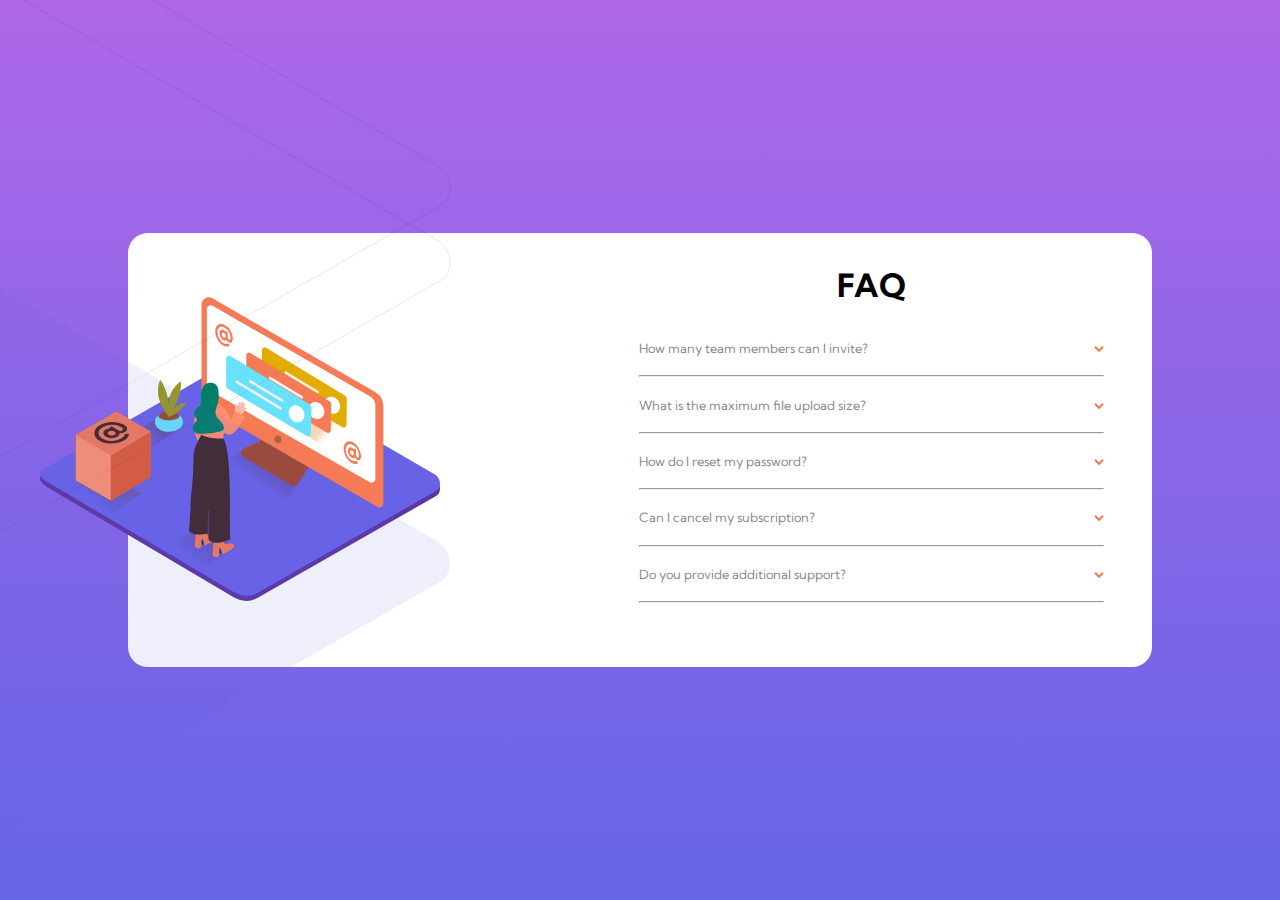
<file: challenge/index.html>
<!DOCTYPE html>
<html lang="fr">

<head>
  <meta charset="UTF-8">
  <meta name="viewport" content="width=device-width, initial-scale=1.0">
  <!-- displays site properly based on user's device -->

  <link rel="icon" type="image/png" sizes="32x32" href="./images/favicon-32x32.png">
  <link rel="preconnect" href="https://fonts.googleapis.com">
  <link rel="preconnect" href="https://fonts.gstatic.com" crossorigin>
  <link href="https://fonts.googleapis.com/css2?family=Kumbh+Sans:wght@400;700&display=swap" rel="stylesheet">
  <title>Frontend Mentor | FAQ Accordion Card</title>
  <link rel="stylesheet" href="./css/style.css">
  <!-- Feel free to remove these styles or customise in your own stylesheet 👍 -->
  <style>
    .attribution {
      font-size: 11px;
      text-align: center;
    }

    .attribution a {
      color: hsl(228, 45%, 44%);
    }
  </style>
</head>

<body>
  <main>
    <div class="card">
  <section id="svg">
    <svg id="logo1" xmlns="http://www.w3.org/2000/svg" xmlns:xlink="http://www.w3.org/1999/xlink"
      viewBox="0 0 236.85 179.57">
      <defs>
        <linearGradient id="linear-gradient" x1="1.78" y1="537.83" x2="1.58" y2="537.64"
          gradientTransform="matrix(52.93 0 0 -35.76 42.83 19334.13)" gradientUnits="userSpaceOnUse">
          <stop offset="0" stop-color="#7f3500" />
          <stop offset="1" stop-color="#231f20" stop-opacity="0" />
        </linearGradient>
        <linearGradient id="linear-gradient-2" x1="1.82" y1="531.01" x2="1.3" y2="530.67"
          gradientTransform="matrix(43.55 0 0 -25.69 29.51 13785.7)" gradientUnits="userSpaceOnUse">
          <stop offset=".03" stop-color="#7f3500" />
          <stop offset="1" stop-color="#231f20" stop-opacity="0" />
        </linearGradient>
        <linearGradient id="linear-gradient-3" x1="1.33" y1="520.5" x2=".74" y2="520.06"
          gradientTransform="matrix(26.11 0 0 -17.98 42.05 9434.58)" gradientUnits="userSpaceOnUse">
          <stop offset="0" stop-color="#843c09" stop-opacity=".85" />
          <stop offset="1" stop-color="#231f20" stop-opacity="0" />
        </linearGradient>
        <linearGradient id="linear-gradient-4" x1="2.04" y1="537.08" x2="1.9" y2="537.14"
          gradientTransform="matrix(64.69 0 0 -34.67 47.7 18696.01)" gradientUnits="userSpaceOnUse">
          <stop offset="0" stop-color="#fff" stop-opacity="0" />
          <stop offset=".99" stop-color="#dc841e" />
        </linearGradient>
        <linearGradient id="linear-gradient-5" x1="1.83" y1="531.61" x2="1.31" y2="531.26"
          gradientTransform="matrix(43.54 0 0 -26.33 -26.72 14107.68)" xlink:href="#linear-gradient-2" />
        <style>
          .cls-6 {
            fill: #68e1fd
          }

          .cls-8 {
            fill: #999a1c
          }

          .cls-10 {
            fill: #f47b56
          }

          .cls-11 {
            fill: #fff
          }

          .cls-15 {
            fill: #f2f2f2
          }

          .cls-16 {
            fill: #ff8f6f
          }

          .cls-17 {
            fill: #003b94
          }

          .cls-18 {
            fill: #3e2928
          }
        </style>
      </defs>
      <g id="Layer_2" data-name="Layer 2">
        <g id="Layer_1-2" data-name="Layer 1">
          <g id="Page-1">
            <g id="Group-4">
              <g id="mention_isometric-2" data-name="mention isometric-2">
                <g id="mention_isometric" data-name="mention isometric">
                  <path id="Path"
                    d="M114.92 177.69 4.61 112.51c-3.52-2-6.53-5.21-3.11-7.33l110.72-63.79c1.65-1 4.18-1.7 5.87-.72l115.78 67.19c3.52 2 4.15 7.72.65 9.78l-105.06 60a14.67 14.67 0 0 1-14.54.05Z"
                    style="fill:#5b36a0" />
                  <path id="Path-Copy"
                    d="M114.92 174.68 4.61 109.5c-3.52-2-6.53-5.21-3.11-7.33l110.72-63.79c1.65-1 4.18-1.7 5.87-.72l115.78 67.19c3.52 2 4.15 7.72.65 9.78l-105.06 60a14.67 14.67 0 0 1-14.54.05Z"
                    style="fill:#6862e6" />
                  <path id="Path-2" data-name="Path" d="m124 88.69-21.75 12.41s33.53 20.46 40.39 23.34l12.54-18"
                    style="fill:url(#linear-gradient);isolation:isolate;opacity:.25" />
                  <path id="Path-3" data-name="Path"
                    d="m116.5 148.26-21.77-12.39L73 148.29s11.34 6.92 22.18 13.27c6.82-4.87 13.72-9.79 21.32-13.3Z"
                    style="fill:url(#linear-gradient-2);isolation:isolate;opacity:.25" />
                  <path id="Path-4" data-name="Path" d="m69.59 71.73-13.81 7.88s1.17 7.22 8 10.11l18.11-11.58"
                    style="opacity:.46;fill:url(#linear-gradient-3);isolation:isolate" />
                  <ellipse id="Oval" class="cls-6" cx="76.35" cy="73.75" rx="8.33" ry="5.86" />
                  <ellipse id="Oval-2" data-name="Oval" cx="76.34" cy="70.29" rx="6.24" ry="2.55"
                    style="fill:#974c26" />
                  <path id="Shape" class="cls-8"
                    d="M76.12 66c0-1.15 0-2.3-.13-3.45l-.09-.9-.06-.58a3.49 3.49 0 0 0-.09-.6l-.12-.7a27.53 27.53 0 0 0-4.45-10.89 16 16 0 0 0-1.25 6.37c0 .65.06 1.29.11 1.9v.37c0 .31.11.65.17.93a27.17 27.17 0 0 0 1 3.45 20.33 20.33 0 0 0 1.35 3c.57 1.09 1.18 2.15 1.85 3.19.51.81 1 1.53 1.49 2.22a41.69 41.69 0 0 0 .22-4.31Zm-3.28-12.91a1.14 1.14 0 0 0 0-.45c.16.16.32.33.47.5a1.24 1.24 0 0 0-.47 0Z" />
                  <path id="Shape-2" data-name="Shape" class="cls-8"
                    d="M78.26 66.92a31.43 31.43 0 0 0 1.75-3c.15-.27.28-.53.42-.8l.26-.53.25-.55c.09-.22.19-.44.28-.65a27.49 27.49 0 0 0 2.14-11.57 15.85 15.85 0 0 0-4.5 4.69c-.34.54-.65 1.09-.94 1.65l-.13.24v.1l-.36.87a25.67 25.67 0 0 0-1 3.44 21.35 21.35 0 0 0-.5 3.27c-.11 1.22-.17 2.44-.17 3.67 0 1 0 1.83.06 2.67.8-1.12 1.66-2.29 2.44-3.5Zm4.24-12.66a1 1 0 0 0 .22-.4c0 .23.09.44.12.65a1.2 1.2 0 0 0-.34-.25Z" />
                  <path id="Shape-3" data-name="Shape" class="cls-8"
                    d="M78.21 69.79c.65-.33 1.29-.67 1.93-1.05l.49-.29.31-.2.31-.22.36-.26a17.36 17.36 0 0 0 4.89-5.55 10.2 10.2 0 0 0-3.94 1.08c-.35.18-.69.38-1 .59l-.15.09-.48.36a16 16 0 0 0-1.67 1.52 14.38 14.38 0 0 0-1.32 1.6c-.46.65-.88 1.29-1.29 1.93s-.58 1-.83 1.47c.75-.31 1.58-.67 2.39-1.07Zm6.38-5.47a.77.77 0 0 0 .25-.14c0 .14-.1.27-.16.4a.58.58 0 0 0-.09-.25Z" />
                  <path id="Shape-4" data-name="Shape" class="cls-8"
                    d="M76.12 66c0-1.15 0-2.3-.13-3.45l-.09-.9-.06-.58a3.49 3.49 0 0 0-.09-.6l-.12-.7a27.53 27.53 0 0 0-4.45-10.89 16 16 0 0 0-1.25 6.37c0 .65.06 1.29.11 1.9v.37c0 .31.11.65.17.93a27.17 27.17 0 0 0 1 3.45 20.33 20.33 0 0 0 1.35 3c.57 1.09 1.18 2.15 1.85 3.19.51.81 1 1.53 1.49 2.22a41.69 41.69 0 0 0 .22-4.31Zm-3.28-12.91a1.14 1.14 0 0 0 0-.45c.16.16.32.33.47.5a1.24 1.24 0 0 0-.47 0Z" />
                  <path id="Shape-5" data-name="Shape" class="cls-8"
                    d="M78.26 66.92a31.43 31.43 0 0 0 1.75-3c.15-.27.28-.53.42-.8l.26-.53.25-.55c.09-.22.19-.44.28-.65a27.49 27.49 0 0 0 2.14-11.57 15.85 15.85 0 0 0-4.5 4.69c-.34.54-.65 1.09-.94 1.65l-.13.24v.1l-.36.87a25.67 25.67 0 0 0-1 3.44 21.35 21.35 0 0 0-.5 3.27c-.11 1.22-.17 2.44-.17 3.67 0 1 0 1.83.06 2.67.8-1.12 1.66-2.29 2.44-3.5Zm4.24-12.66a1 1 0 0 0 .22-.4c0 .23.09.44.12.65a1.2 1.2 0 0 0-.34-.25Z" />
                  <path id="Shape-6" data-name="Shape" class="cls-8"
                    d="M78.21 69.79c.65-.33 1.29-.67 1.93-1.05l.49-.29.31-.2.31-.22.36-.26a17.36 17.36 0 0 0 4.89-5.55 10.2 10.2 0 0 0-3.94 1.08c-.35.18-.69.38-1 .59l-.15.09-.48.36a16 16 0 0 0-1.67 1.52 14.38 14.38 0 0 0-1.32 1.6c-.46.65-.88 1.29-1.29 1.93s-.58 1-.83 1.47c.75-.31 1.58-.67 2.39-1.07Zm6.38-5.47a.77.77 0 0 0 .25-.14c0 .14-.1.27-.16.4a.58.58 0 0 0-.09-.25Z" />
                  <path id="Path-5" data-name="Path"
                    d="m132.66 83.84-12 5.79a2.75 2.75 0 0 0-1.61 2.37 2.79 2.79 0 0 0 1.37 2.51L149 111.18a2.77 2.77 0 0 0 3.73-.9l6.94-10.79"
                    style="fill:#a1482d" />
                  <path id="Path-6" data-name="Path" class="cls-10"
                    d="M198.19 55.92 102.12.58a4.33 4.33 0 0 0-6.49 3.75v57.58a3.59 3.59 0 0 0 1.8 3.09l102.42 59.1a2.31 2.31 0 0 0 3.48-2V64.78a10.21 10.21 0 0 0-5.14-8.86Z" />
                  <path id="Path-7" data-name="Path" class="cls-11"
                    d="m102.13 4.93 93.17 53.59a6.54 6.54 0 0 1 3.27 5.66v43.16a2.36 2.36 0 0 1-3.53 2L100 54.9a2.34 2.34 0 0 1-1.18-2V6.83a2.2 2.2 0 0 1 3.28-1.9Z" />
                  <ellipse id="Oval-3" data-name="Oval" cx="140.89" cy="84.06" rx="2.03" ry="2.32"
                    transform="rotate(-10.9 140.901 84.042)" style="fill:#ab643c" />
                  <path id="Path-8" data-name="Path" style="opacity:.32;fill:url(#linear-gradient-4);isolation:isolate"
                    d="m127.17 63.48 43.3 26.01 21.39-12.43-38.22-22.24" />
                  <path id="Path-9" data-name="Path"
                    d="m180.68 58.31-46.81-28.54a1.62 1.62 0 0 0-2.43 1.46v16.26a1.69 1.69 0 0 0 .81 1.47l46.81 27.93a1.62 1.62 0 0 0 1.61 0 1.64 1.64 0 0 0 .8-1.4l.24-15.16a2.27 2.27 0 0 0-1.03-2.02Z"
                    style="fill:#e2ac00" />
                  <path id="Path-10" data-name="Path" class="cls-11"
                    d="M169.48 66.67c1.68 2.35 4.63 3 6.58 1.48s2.19-4.68.51-7-4.63-3-6.59-1.47-2.18 4.65-.5 6.99Z" />
                  <path id="Path-11" data-name="Path" class="cls-15"
                    d="m164.89 55.41-19.1-11.5a.73.73 0 0 0-.73 1.25l19.09 11.49a.73.73 0 0 0 .74-1.24Z" />
                  <path id="Path-12" data-name="Path" class="cls-15"
                    d="m164.1 60.08-26.32-15.84a.72.72 0 0 0-.87.33.72.72 0 0 0 .17.91l26.29 15.85a.72.72 0 0 0 .93-.29.73.73 0 0 0-.2-1Z" />
                  <path id="Path-13" data-name="Path" class="cls-10"
                    d="m171.34 61.46-46.79-28.53a1.62 1.62 0 0 0-2.43 1.46v16.25a1.69 1.69 0 0 0 .81 1.47L169.74 80a1.6 1.6 0 0 0 2.41-1.44l.25-15.15a2.28 2.28 0 0 0-1.06-2Z" />
                  <path id="Path-14" data-name="Path" class="cls-11"
                    d="M160.14 69.83c1.68 2.34 4.63 3 6.58 1.47s2.19-4.68.51-7-4.63-3-6.59-1.47-2.18 4.65-.5 7Z" />
                  <path id="Path-15" data-name="Path" class="cls-15"
                    d="m155.54 58.56-19.1-11.49a.72.72 0 0 0-.73 1.24l19.09 11.5a.73.73 0 0 0 .93-.29.72.72 0 0 0-.2-1Z" />
                  <path id="Path-16" data-name="Path" class="cls-15"
                    d="m154.75 63.26-26.31-15.87a.72.72 0 0 0-.93.29.73.73 0 0 0 .2 1L154 64.48a.72.72 0 0 0 .93-.29.73.73 0 0 0-.2-1Z" />
                  <path id="Path-17" data-name="Path" class="cls-6"
                    d="m159.6 63.37-46.8-28.52a1.61 1.61 0 0 0-2.43 1.46v16.25a1.7 1.7 0 0 0 .82 1.46L158 82a1.61 1.61 0 0 0 2.42-1.44l.24-15.15a2.3 2.3 0 0 0-1.05-2Z" />
                  <path id="Path-18" data-name="Path" class="cls-6"
                    d="m159.6 63.37-46.8-28.52a1.61 1.61 0 0 0-2.43 1.46v16.25a1.7 1.7 0 0 0 .82 1.46L158 82a1.61 1.61 0 0 0 2.42-1.44l.24-15.15a2.3 2.3 0 0 0-1.05-2Z" />
                  <path id="Path-19" data-name="Path" class="cls-11"
                    d="M148.39 71.74c1.68 2.35 4.63 3 6.59 1.47s2.18-4.67.5-7-4.63-3-6.59-1.47-2.16 4.65-.5 7Z" />
                  <path id="Path-20" data-name="Path" class="cls-15"
                    d="M143.8 60.47 124.7 49a.73.73 0 0 0-.73 1.25l19.09 11.49a.71.71 0 0 0 .93-.29.72.72 0 0 0-.2-1Z" />
                  <path id="Path-21" data-name="Path" class="cls-15"
                    d="m143 65.15-26.31-15.84a.73.73 0 0 0-.73 1.25l26.31 15.84a.73.73 0 0 0 .74-1.25Z" />
                  <path id="Path-22" data-name="Path" class="cls-16"
                    d="M98.18 61.78a22.75 22.75 0 0 0-6.63 9.72C89.22 77.93 95 88.44 95 88.44l9.06-7.17" />
                  <path id="Path-23" data-name="Path" class="cls-17" d="m97.2 146.8-2.46-1.35.65-3.52s3.66.35 4 1.65" />
                  <path id="Path-24" data-name="Path" class="cls-10"
                    d="M98.1 146.75c.56-.34 1.13-.64 1.71-.94 1.42-.78 3.47-1.59 4.35-3.05a1.69 1.69 0 0 0-.12-1.92c-1.29-1.56-4.1 1-5.55-.73-.28-.34-.41-5.74-.41-5.74l-5.48 1.47s-.93 10.87-.83 11.54 2 1.29 2 1.29a4.76 4.76 0 0 0 1.58-.65c.58-.41 0-5.51.79-4.8s1.05 3.51 1.05 3.51a4.06 4.06 0 0 0 .91.02Z" />
                  <path id="Path-25" data-name="Path" class="cls-17"
                    d="m107.67 152.06-2.46-1.34.64-3.51s3.66.35 4 1.64" />
                  <path id="Path-26" data-name="Path" class="cls-10"
                    d="M108.59 152c.56-.35 1.14-.65 1.71-.95 1.42-.78 3.47-1.58 4.35-3a1.71 1.71 0 0 0-.12-1.93c-1.29-1.56-4.1 1-5.54-.72-.29-.34-.42-5.75-.42-5.75l-5.48 1.48s-.94 10.91-.83 11.55 2 1.28 2 1.28a4.62 4.62 0 0 0 1.58-.64c.57-.42 0-5.52.78-4.8s1.06 3.5 1.06 3.5a3.54 3.54 0 0 0 .91-.02Z" />
                  <path id="Path-27" data-name="Path" class="cls-18"
                    d="m89.81 116.73-1.61 21.58s2.57 3.55 11.2 1.58l.08-14.55" />
                  <path id="Path-28" data-name="Path" class="cls-18"
                    d="M99.77 121c-.18 1.86 0 22.36 0 22.36s2.39 4.47 12.78 0l-.15-17.42" />
                  <path id="Path-29" data-name="Path" class="cls-18"
                    d="M89 123.86c.7.49.95-2 1.69-1.6a41.51 41.51 0 0 0 8.53 3.74h.06a.61.61 0 0 1 .46 0 .58.58 0 0 1 .33.32 46.18 46.18 0 0 0 5.59 1.28c2.43.39 4.43-1.4 6.92-1.53 0-9.53 0-36.65-4-42.44l-12-4c-.06 1-5.83 7.68-5.69 15.83a183.16 183.16 0 0 1-1.24 20.74c-.05.44-.65 7.14-.65 7.66Z" />
                  <path id="Path-30" data-name="Path" class="cls-16" d="m109.67 72.66-1.1 10.93s-9 .36-12.82-2.3V72" />
                  <path id="Path-31" data-name="Path"
                    d="m121.07 65.46-.92 1.25a28.42 28.42 0 0 0 1.29-3.12c.26-.72-.91-1-1.16-.29l-.14.38c.11-.39.22-.78.32-1.17a.6.6 0 0 0-1.17-.29 28.59 28.59 0 0 1-.91 3 21.36 21.36 0 0 0 .43-2.64c.08-.76-1.13-.73-1.2 0a18.93 18.93 0 0 1-.54 3 6.06 6.06 0 0 0-.09-1 .6.6 0 0 0-.26-.43c0-.13-.07-.26-.11-.4a.62.62 0 0 0-.67-.4.6.6 0 0 0-.51.58l-.08 4.5a5.21 5.21 0 0 1-.84 1.29 19 19 0 0 1 1.67 1.28 16.59 16.59 0 0 1 1.37 1.28c.38-.48.75-1 1.11-1.46l.12-.13q1.6-2.39 3.32-4.68c.47-.57-.58-1.16-1.03-.55Z"
                    style="fill:#ffb5a9" />
                  <path id="Path-32" data-name="Path" class="cls-16"
                    d="M104 62.69s4.23 1.14 6 3.86a48.49 48.49 0 0 1 2.83 5.85l3.13-4.86s3.8 1.17 5.3 3c0 0-4.5 9.84-8.43 10.68s-8.09-5.77-8.09-5.77-.86 2.76-.69-.19" />
                  <path id="Path-33" data-name="Path"
                    d="M106.68 73.21a8.68 8.68 0 0 1-2.68-3.82c-.5-1.73.13-3.25.72-4.86a15.32 15.32 0 0 0 1.11-5 50.08 50.08 0 0 0-.26-5 .81.81 0 0 1 0-.22c-.56-1.9-1.72-3.51-4-3.7-5.91-.5-6.25 6-6.2 8.71s.32 4.46-1.64 5.57-3.38 4-1.5 6.4.19 1.49-1.06 3.59-.92 4.71 1.64 5.66 14.46-.83 15.55-1.93a2.26 2.26 0 0 0 .56-1.61 6.24 6.24 0 0 0-2.23-3.75Z"
                    style="fill:#007f68" />
                  <path id="Shape-7" data-name="Shape" class="cls-10"
                    d="M112.49 19.21a9.47 9.47 0 0 1 1.67 4.89 3.18 3.18 0 0 1-.54 2.28 1.33 1.33 0 0 1-1.6.28 2.51 2.51 0 0 1-.86-.58 2.89 2.89 0 0 1-.55-.7l-.16-.3a1.07 1.07 0 0 1-.15.22 1.18 1.18 0 0 1-.53.22 1.63 1.63 0 0 1-1-.11 3.64 3.64 0 0 1-1.69-1.51 4.84 4.84 0 0 1-.74-2.44 2.36 2.36 0 0 1 .6-1.93 1.39 1.39 0 0 1 1.56-.25 2.67 2.67 0 0 1 .7.44 2.47 2.47 0 0 1 .46.51l.12.21v-.58l1.29.5.12 3.62a1.38 1.38 0 0 0 .24.73 1.19 1.19 0 0 0 .52.47c.62.24.91-.3.87-1.61a7 7 0 0 0-1.25-3.64 6 6 0 0 0-2.85-2.43 2.41 2.41 0 0 0-2.67.34 3.67 3.67 0 0 0-1 3 7.69 7.69 0 0 0 1.29 3.85 5.88 5.88 0 0 0 2.75 2.58 3.28 3.28 0 0 0 1.28.25 1.73 1.73 0 0 0 .84-.16l.26-.14.77 1.45-.12.09a3.26 3.26 0 0 1-.38.18 2.52 2.52 0 0 1-.65.18 3 3 0 0 1-.85 0 4.48 4.48 0 0 1-1.09-.28 7 7 0 0 1-2.57-1.89 11.1 11.1 0 0 1-2-3.11 9.58 9.58 0 0 1-.82-3.46 5.51 5.51 0 0 1 .59-2.9 3.24 3.24 0 0 1 1.83-1.6 3.46 3.46 0 0 1 2.53.13 8.16 8.16 0 0 1 3.77 3.22Zm-2.83 4.58a1.32 1.32 0 0 0 .26-1 2.55 2.55 0 0 0-.34-1.19 1.66 1.66 0 0 0-.78-.7.68.68 0 0 0-.79.1 1.14 1.14 0 0 0-.28.93 2.41 2.41 0 0 0 .36 1.2 1.71 1.71 0 0 0 .82.73.65.65 0 0 0 .75-.11" />
                  <path id="Shape-8" data-name="Shape" class="cls-10"
                    d="M188.44 88.85a9.41 9.41 0 0 1 1.67 4.89 3.19 3.19 0 0 1-.54 2.28 1.33 1.33 0 0 1-1.6.27 2.49 2.49 0 0 1-.86-.57 3.14 3.14 0 0 1-.55-.71l-.16-.3a1.07 1.07 0 0 1-.15.22 1.19 1.19 0 0 1-.53.23 1.63 1.63 0 0 1-.95-.11 3.6 3.6 0 0 1-1.68-1.52 4.73 4.73 0 0 1-.75-2.44 2.38 2.38 0 0 1 .59-1.93 1.37 1.37 0 0 1 1.56-.25 2.13 2.13 0 0 1 .7.44 2.85 2.85 0 0 1 .47.51l.12.21v-.57l1.28.49.13 3.62a1.43 1.43 0 0 0 .23.72 1.15 1.15 0 0 0 .53.47c.65.25.91-.29.87-1.61a6.88 6.88 0 0 0-1.24-3.63 6.11 6.11 0 0 0-2.84-2.43 2.42 2.42 0 0 0-2.68.33 3.67 3.67 0 0 0-1 3 7.6 7.6 0 0 0 1.29 3.85 5.9 5.9 0 0 0 2.78 2.49 3.29 3.29 0 0 0 1.28.26 1.85 1.85 0 0 0 .84-.15l.26-.15.77 1.45-.12.09a3.26 3.26 0 0 1-.38.18 2.52 2.52 0 0 1-.65.18 3.1 3.1 0 0 1-.86 0 4.52 4.52 0 0 1-1.08-.28 7.07 7.07 0 0 1-2.57-1.89 11 11 0 0 1-2-3.12 9.33 9.33 0 0 1-.82-3.45 5.46 5.46 0 0 1 .59-2.89 3.31 3.31 0 0 1 1.83-1.62 3.59 3.59 0 0 1 2.54.13 8.22 8.22 0 0 1 3.68 3.31Zm-2.84 4.57a1.26 1.26 0 0 0 .27-1 2.48 2.48 0 0 0-.34-1.19 1.61 1.61 0 0 0-.77-.71.71.71 0 0 0-.8.1 1.2 1.2 0 0 0-.29.93 2.52 2.52 0 0 0 .37 1.19 1.73 1.73 0 0 0 .82.74.64.64 0 0 0 .74-.11" />
                  <path id="Path-34" data-name="Path"
                    d="m60.25 116.27-21.77-12.39-21.77 12.41s12.11 7.57 22.95 13.92c6.89-4.86 13-10.42 20.59-13.94Z"
                    style="fill:url(#linear-gradient-5);isolation:isolate;opacity:.25" />
                </g>
              </g>
              <path id="path-6-2" data-name="path-6" style="fill-rule:evenodd"
                d="M20.93 81.47v26.94l20.98 12.01 23.7-14.01V79.48" />
              <path id="path-6-3" data-name="path-6" style="fill:#ff9271;fill-rule:evenodd"
                d="M20.93 81.47v26.94l20.98 12.01 23.7-14.01V79.48" />
              <path id="Path-35" data-name="Path" style="fill:#df5c34"
                d="M41.91 93.49v26.93l23.7-14.01V79.48l-23.7 14.01z" />
              <path id="Path-36" data-name="Path" class="cls-10"
                d="m20.93 81.47 24.35-13.88 20.33 11.89-23.7 14.01-20.98-12.02z" />
              <path id="Shape-9" data-name="Shape" class="cls-18"
                d="M42.47 73.78a12.91 12.91 0 0 1 7.1 1.56c1.25.73 1.93 1.49 2 2.29a2.1 2.1 0 0 1-1.28 2.07 4.69 4.69 0 0 1-1.49.59 5.42 5.42 0 0 1-1.33.14h-.48a1.89 1.89 0 0 1 .09.34 1.64 1.64 0 0 1-.26.77 2.91 2.91 0 0 1-1.05 1 6.34 6.34 0 0 1-3.35.88 6.63 6.63 0 0 1-3.42-.88 2.64 2.64 0 0 1-1.55-2.08 2.25 2.25 0 0 1 1.28-2 4.26 4.26 0 0 1 1.14-.46 4.35 4.35 0 0 1 1-.17h.35l-.64-.39 1.8-1.12 4.17 2.46a2.19 2.19 0 0 0 2.08 0c.88-.56.56-1.28-.95-2.18a9.63 9.63 0 0 0-5.28-1.17A10.81 10.81 0 0 0 36.91 77c-1.51 1-2.26 2.07-2.25 3.38s.8 2.43 2.36 3.34A10.53 10.53 0 0 0 42.59 85a10.46 10.46 0 0 0 5.51-1.46 6.28 6.28 0 0 0 1.53-1.28 2.94 2.94 0 0 0 .64-1.09l.09-.41 2.38.14v.21a5.54 5.54 0 0 1-.17.58 5.22 5.22 0 0 1-.41.86 6.25 6.25 0 0 1-.85 1 8 8 0 0 1-1.38 1.07 12.92 12.92 0 0 1-4.66 1.68 17.72 17.72 0 0 1-5.44.09 12.46 12.46 0 0 1-4.67-1.52 6.12 6.12 0 0 1-2.65-2.79 4.09 4.09 0 0 1 0-3.29 6.28 6.28 0 0 1 2.63-2.88 14.41 14.41 0 0 1 7.33-2.14Zm2.33 6.63a1.34 1.34 0 0 0-.8-1 3.24 3.24 0 0 0-1.66-.41 2.79 2.79 0 0 0-1.55.4 1.13 1.13 0 0 0-.64 1 1.27 1.27 0 0 0 .75 1 3.36 3.36 0 0 0 1.7.43 3.13 3.13 0 0 0 1.63-.43 1 1 0 0 0 .6-1" />
            </g>
          </g>
        </g>
      </g>
    </svg >
    <svg id="logo2" width="472" height="359" xmlns="http://www.w3.org/2000/svg"><defs><linearGradient x1="61.181%" y1="36.82%" x2="40.788%" y2="55.54%" id="a"><stop stop-color="#78B46A" offset="0%"/><stop stop-color="#7F3500" offset="3%"/><stop stop-color="#FFF" offset="100%"/></linearGradient><linearGradient x1="82.186%" y1="28.519%" x2="29.852%" y2="62.464%" id="b"><stop stop-color="#78B46A" offset="0%"/><stop stop-color="#7F3500" offset="3%"/><stop stop-color="#FFF" offset="100%"/></linearGradient><linearGradient x1="80.66%" y1="21.864%" x2="21.557%" y2="66.62%" id="c"><stop stop-color="#78B46A" offset="0%"/><stop stop-color="#7F3500" offset="3%"/><stop stop-color="#FFF" offset="100%"/></linearGradient><linearGradient x1="81.016%" y1="60.589%" x2="67.462%" y2="55.277%" id="d"><stop stop-color="#FFF" stop-opacity="0" offset="0%"/><stop stop-color="#DC841E" offset="99%"/></linearGradient><linearGradient x1="82.183%" y1="27.537%" x2="29.857%" y2="62.324%" id="e"><stop stop-color="#78B46A" offset="0%"/><stop stop-color="#7F3500" offset="3%"/><stop stop-color="#FFF" offset="100%"/></linearGradient></defs><g fill-rule="nonzero" fill="none"><path d="M229.018 355.203L9.313 225.211c-6.995-3.938-12.99-10.39-6.175-14.622L223.625 83.367c3.305-2.052 8.327-3.399 11.696-1.437l230.595 134.007c6.994 4.066 8.25 15.392 1.28 19.496L257.972 354.998a29.178 29.178 0 01-28.953.205z" fill="#5B36A0"/><path d="M229.018 349.203L9.313 219.211c-6.995-3.938-12.99-10.39-6.175-14.622L223.625 77.367c3.305-2.052 8.327-3.399 11.696-1.437l230.595 134.007c6.994 4.066 8.25 15.392 1.28 19.496L257.972 348.998a29.178 29.178 0 01-28.953.205z" fill="#6862E6"/><path d="M247.133 177.693L203.78 202.46s66.783 40.8 80.439 46.546l24.968-35.913" fill="url(#a)" opacity=".25" style="mix-blend-mode:multiply"/><path d="M232.157 296.513l-43.365-24.715-43.364 24.767s22.585 13.8 44.171 26.473c13.708-9.71 27.428-19.521 42.558-26.525z" fill="url(#b)" opacity=".25" style="mix-blend-mode:multiply"/><path d="M138.728 143.883l-27.505 15.712s2.331 14.404 15.988 20.15l36.01-23.087" fill="url(#c)" opacity=".46" style="mix-blend-mode:multiply"/><ellipse fill="#68E1FD" cx="152.192" cy="147.898" rx="16.59" ry="11.697"/><ellipse fill="#974C26" cx="152.179" cy="140.997" rx="12.426" ry="5.092"/><path d="M151.73 132.506c0-2.296-.076-4.591-.256-6.887-.051-.599-.106-1.193-.166-1.783l-.128-1.167c0-.347-.18-1.283-.18-1.193-.077-.47-.158-.936-.243-1.398a54.855 54.855 0 00-8.865-21.715 31.778 31.778 0 00-2.473 12.71c0 1.284.103 2.566.205 3.772v.757c.103.615.218 1.282.346 1.846a50.222 50.222 0 001.96 6.888 41.928 41.928 0 002.678 6.003 82.454 82.454 0 003.676 6.349 90.88 90.88 0 002.985 4.425c.308-2.86.449-5.734.461-8.607zm-6.52-25.819a2.067 2.067 0 000-.897c.316.324.628.658.935 1a2.84 2.84 0 00-.948-.103h.013z" fill="#999A1C"/><path d="M155.996 134.276a65.015 65.015 0 003.498-5.938c.282-.53.555-1.06.82-1.59l.525-1.065.5-1.103.55-1.283a54.876 54.876 0 004.266-23.087 31.728 31.728 0 00-8.967 9.363 45.938 45.938 0 00-1.858 3.284l-.256.474-.064.206c-.243.577-.487 1.154-.717 1.744a50.22 50.22 0 00-2.063 6.862 41.95 41.95 0 00-.986 6.503 77.621 77.621 0 00-.333 7.323c0 1.911 0 3.656.115 5.336 1.704-2.27 3.42-4.605 4.97-7.029zm8.456-25.254c.2-.226.349-.493.435-.783.094.445.175.873.244 1.283-.2-.2-.43-.368-.68-.5z" fill="#999A1C"/><path d="M155.907 139.997a64.687 64.687 0 003.843-2.078l.96-.59.629-.398.615-.436.717-.526a34.464 34.464 0 009.736-11.069 19.928 19.928 0 00-7.84 2.168c-.705.36-1.384.757-2.063 1.167l-.294.18-.103.09-.948.705a31.541 31.541 0 00-3.33 3.04 26.351 26.351 0 00-2.627 3.193 83.516 83.516 0 00-2.562 3.848 55.792 55.792 0 00-1.653 2.925c1.653-.693 3.306-1.411 4.92-2.22zm12.708-10.902a1.28 1.28 0 00.487-.283c-.094.274-.196.543-.308.808a1.797 1.797 0 00-.179-.513v-.012zM151.73 132.506c0-2.296-.076-4.591-.256-6.887-.051-.599-.106-1.193-.166-1.783l-.128-1.167c0-.347-.18-1.283-.18-1.193-.077-.47-.158-.936-.243-1.398a54.855 54.855 0 00-8.865-21.715 31.778 31.778 0 00-2.473 12.71c0 1.284.103 2.566.205 3.772v.757c.103.615.218 1.282.346 1.846a50.222 50.222 0 001.96 6.888 41.928 41.928 0 002.678 6.003 82.454 82.454 0 003.676 6.349 90.88 90.88 0 002.985 4.425c.308-2.86.449-5.734.461-8.607zm-6.52-25.819a2.067 2.067 0 000-.897c.316.324.628.658.935 1a2.84 2.84 0 00-.948-.103h.013z" fill="#999A1C"/><path d="M155.996 134.276a65.015 65.015 0 003.498-5.938c.282-.53.555-1.06.82-1.59l.525-1.065.5-1.103.55-1.283a54.876 54.876 0 004.266-23.087 31.728 31.728 0 00-8.967 9.363 45.938 45.938 0 00-1.858 3.284l-.256.474-.064.206c-.243.577-.487 1.154-.717 1.744a50.22 50.22 0 00-2.063 6.862 41.95 41.95 0 00-.986 6.503 77.621 77.621 0 00-.333 7.323c0 1.911 0 3.656.115 5.336 1.704-2.27 3.42-4.605 4.97-7.029zm8.456-25.254c.2-.226.349-.493.435-.783.094.445.175.873.244 1.283-.2-.2-.43-.368-.68-.5z" fill="#999A1C"/><path d="M155.907 139.997a64.687 64.687 0 003.843-2.078l.96-.59.629-.398.615-.436.717-.526a34.464 34.464 0 009.736-11.069 19.928 19.928 0 00-7.84 2.168c-.705.36-1.384.757-2.063 1.167l-.294.18-.103.09-.948.705a31.541 31.541 0 00-3.33 3.04 26.351 26.351 0 00-2.627 3.193 83.516 83.516 0 00-2.562 3.848 55.792 55.792 0 00-1.653 2.925c1.653-.693 3.306-1.411 4.92-2.22zm12.708-10.902a1.28 1.28 0 00.487-.283c-.094.274-.196.543-.308.808a1.797 1.797 0 00-.179-.513v-.012z" fill="#999A1C"/><path d="M264.35 168.022l-23.994 11.543a5.53 5.53 0 00-.384 9.76l56.867 33.22a5.518 5.518 0 007.43-1.782l13.823-21.523" fill="#A1482D"/><path d="M394.854 112.344L203.524 1.962a8.626 8.626 0 00-8.626.01 8.644 8.644 0 00-4.312 7.48v114.833a7.184 7.184 0 003.587 6.22L398.146 248.39a4.62 4.62 0 004.632.003 4.631 4.631 0 002.312-4.018V130.018a20.398 20.398 0 00-10.236-17.674z" fill="#F47B56"/><path d="M203.537 10.646l185.552 106.88a13.034 13.034 0 016.52 11.286v86.076a4.708 4.708 0 01-2.344 4.065 4.697 4.697 0 01-4.688.014L199.348 110.304a4.643 4.643 0 01-2.331-4.027V14.429c0-1.555.827-2.992 2.171-3.772a4.351 4.351 0 014.35-.011z" fill="#FFF"/><ellipse fill="#AB643C" transform="rotate(-10.9 280.738 168.465)" cx="280.738" cy="168.465" rx="4.036" ry="4.617"/><path fill="url(#d)" opacity=".32" d="M253.41 127.427l86.23 51.869 42.595-24.793-76.109-44.353"/><path d="M359.97 117.102l-93.224-56.91a3.225 3.225 0 00-3.278.028 3.233 3.233 0 00-1.565 2.884V95.53a3.4 3.4 0 001.627 2.924l93.212 55.704c.997.567 2.22.56 3.21-.02a3.22 3.22 0 001.594-2.79l.487-30.23a4.542 4.542 0 00-2.063-4.015z" fill="#E2AC00"/><path d="M337.667 133.789c3.343 4.681 9.223 5.99 13.118 2.937 3.894-3.053 4.343-9.324 1-13.993-3.345-4.669-9.225-5.99-13.12-2.937-3.894 3.052-4.342 9.311-.998 13.993z" fill="#FFF"/><path d="M328.52 111.318l-38.023-22.92a1.447 1.447 0 00-1.862.578 1.45 1.45 0 00.402 1.91l38.022 22.92a1.447 1.447 0 001.862-.578 1.45 1.45 0 00-.401-1.91zM326.957 120.63l-52.41-31.591a1.45 1.45 0 00-1.396 2.488l52.345 31.603a1.447 1.447 0 001.862-.578 1.45 1.45 0 00-.401-1.91v-.013z" fill="#F2F2F2"/><path d="M341.369 123.387L248.196 66.49a3.225 3.225 0 00-3.278.028 3.233 3.233 0 00-1.565 2.884v32.411a3.4 3.4 0 001.615 2.938l93.211 55.703c1.008.58 2.25.57 3.248-.025a3.22 3.22 0 001.569-2.848l.487-30.23a4.542 4.542 0 00-2.114-3.964z" fill="#F47B56"/><path d="M319.065 140.074c3.344 4.681 9.224 5.99 13.119 2.937 3.894-3.053 4.342-9.325.999-13.993-3.344-4.67-9.224-5.99-13.118-2.938-3.895 3.053-4.343 9.312-1 13.994z" fill="#FFF"/><path d="M309.918 117.602l-38.048-22.92a1.447 1.447 0 00-1.862.578 1.45 1.45 0 00.402 1.91l38.022 22.92a1.447 1.447 0 001.862-.578 1.45 1.45 0 00-.401-1.91h.025zM308.343 126.978l-52.397-31.642a1.447 1.447 0 00-1.862.579 1.45 1.45 0 00.402 1.91l52.409 31.59a1.447 1.447 0 001.862-.578 1.45 1.45 0 00-.402-1.91l-.012.051z" fill="#F2F2F2"/><path d="M317.99 127.21l-93.2-56.897a3.225 3.225 0 00-3.278.027 3.233 3.233 0 00-1.564 2.884v32.412a3.4 3.4 0 001.627 2.924l93.211 55.704c1.008.58 2.25.57 3.249-.026a3.22 3.22 0 001.568-2.847l.487-30.231a4.542 4.542 0 00-2.1-3.95z" fill="#68E1FD"/><path d="M317.99 127.21l-93.2-56.897a3.225 3.225 0 00-3.278.027 3.233 3.233 0 00-1.564 2.884v32.412a3.4 3.4 0 001.627 2.924l93.211 55.704c1.008.58 2.25.57 3.249-.026a3.22 3.22 0 001.568-2.847l.487-30.231a4.542 4.542 0 00-2.1-3.95z" fill="#68E1FD"/><path d="M295.673 143.896c3.343 4.681 9.224 5.99 13.118 2.937 3.895-3.053 4.343-9.325 1-13.993-3.344-4.669-9.225-5.99-13.119-2.937-3.894 3.052-4.304 9.311-1 13.993z" fill="#FFF"/><path d="M286.526 121.425l-38.035-22.92a1.447 1.447 0 00-1.862.578 1.45 1.45 0 00.401 1.91l38.023 22.92a1.447 1.447 0 001.862-.578 1.45 1.45 0 00-.402-1.91h.013zM284.95 130.75l-52.409-31.592a1.447 1.447 0 00-1.862.579 1.45 1.45 0 00.402 1.91l52.409 31.59a1.447 1.447 0 001.862-.578 1.45 1.45 0 00-.402-1.91z" fill="#F2F2F2"/><path d="M195.672 124.028a45.406 45.406 0 00-13.208 19.38c-4.638 12.827 6.956 33.784 6.956 33.784l18.038-14.3" fill="#FF8F6F"/><path d="M193.724 293.602l-4.893-2.706 1.28-7.003s7.29.692 7.93 3.283" fill="#003B94"/><path d="M195.518 293.5c1.102-.68 2.255-1.283 3.395-1.886 2.83-1.552 6.918-3.155 8.66-6.067a3.39 3.39 0 00-.23-3.848c-2.563-3.104-8.174 2.001-11.044-1.436-.563-.68-.832-11.467-.832-11.467l-10.915 2.95s-1.845 21.676-1.64 23.01c.205 1.334 3.959 2.566 3.959 2.566a9.666 9.666 0 003.151-1.283c1.14-.834.102-11.005 1.563-9.581 1.46 1.424 2.1 6.99 2.1 6.99.607.092 1.222.11 1.833.051z" fill="#F47B56"/><path d="M214.568 304.08l-4.894-2.667 1.28-7.003s7.29.693 7.93 3.283" fill="#003B94"/><path d="M216.412 303.978c1.102-.68 2.255-1.282 3.395-1.885 2.831-1.552 6.918-3.155 8.66-6.067a3.39 3.39 0 00-.23-3.848c-2.563-3.104-8.174 2.001-11.043-1.436-.564-.68-.833-11.467-.833-11.467l-10.915 2.95s-1.857 21.753-1.652 23.036c.205 1.282 3.958 2.565 3.958 2.565a9.666 9.666 0 003.152-1.283c1.14-.833.102-11.004 1.563-9.58 1.46 1.423 2.1 6.99 2.1 6.99a7.498 7.498 0 001.845.025z" fill="#F47B56"/><path d="M179.005 233.614l-3.216 43.058s5.125 7.08 22.304 3.142l.166-29.026M198.849 242.144c-.372 3.706 0 44.596 0 44.596s4.752 8.901 25.442 0l-.295-34.746" fill="#3E2928"/><path d="M177.403 247.838c1.41.975 1.896-4.04 3.37-3.18a83.77 83.77 0 0016.961 7.49h.128a1.165 1.165 0 011.576.577 89.585 89.585 0 0011.133 2.565c4.83.77 8.826-2.808 13.784-3.052 0-19.008.09-73.109-7.994-84.652l-23.918-8.055c-.115 1.975-11.606 15.314-11.325 31.578.32 18.328-2.062 35.618-2.472 41.351-.064.975-1.191 14.34-1.243 15.378z" fill="#3E2928"/><path d="M218.564 145.73l-2.203 21.804s-17.845.719-25.532-4.591v-18.496" fill="#FF8F6F"/><path d="M241.252 131.378l-1.819 2.488c.97-2.024 1.826-4.1 2.562-6.22.513-1.45-1.806-2.027-2.318-.578l-.27.744c.223-.77.432-1.543.628-2.322a1.195 1.195 0 10-2.319-.577 62.236 62.236 0 01-1.806 5.952 42.54 42.54 0 00.846-5.26c.154-1.525-2.242-1.461-2.383 0a37.916 37.916 0 01-1.076 5.965c0-.684-.064-1.368-.192-2.052a1.206 1.206 0 00-.5-.86 9.29 9.29 0 00-.23-.795 1.204 1.204 0 00-2.345.36l-.154 8.978c-.433.93-.999 1.795-1.678 2.565a41.64 41.64 0 013.331 2.565 34.337 34.337 0 012.716 2.565 65.716 65.716 0 002.216-2.924c.088-.075.166-.161.23-.257a255.44 255.44 0 016.611-9.337c.948-1.052-1.14-2.219-2.05-1z" fill="#FFB5A9"/><path d="M207.24 125.85s8.43 2.27 11.85 7.695a96.553 96.553 0 015.65 11.66l6.225-9.685s7.559 2.322 10.556 6.042c0 0-8.967 19.623-16.782 21.304-7.814 1.68-16.116-11.518-16.116-11.518s-1.716 5.515-1.383-.372" fill="#FF8F6F"/><path d="M212.595 146.82a17.097 17.097 0 01-5.342-7.618c-1.013-3.45.256-6.478 1.434-9.684a31.237 31.237 0 002.204-9.966c.102-3.36-.282-6.72-.513-10.069a.976.976 0 010-.436c-1.127-3.783-3.433-6.99-7.98-7.375-11.774-1-12.44 12.057-12.35 17.367.09 5.31.653 8.901-3.254 11.12-3.908 2.219-6.726 8.042-2.998 12.75 3.728 4.706.384 2.988-2.101 7.169-2.485 4.181-1.845 9.402 3.254 11.287 5.099 1.885 28.799-1.655 30.976-3.848a4.531 4.531 0 001.115-3.206 12.444 12.444 0 00-4.445-7.49z" fill="#007F68"/><path d="M224.176 39.132a18.805 18.805 0 013.33 9.748 6.419 6.419 0 01-1.088 4.553 2.624 2.624 0 01-3.178.552 4.906 4.906 0 01-1.716-1.154 5.989 5.989 0 01-1.102-1.398l-.307-.603a2.13 2.13 0 01-.308.436 2.24 2.24 0 01-1.05.449 3.186 3.186 0 01-1.896-.231 7.113 7.113 0 01-3.357-3.014 9.692 9.692 0 01-1.486-4.861 4.775 4.775 0 011.192-3.848 2.739 2.739 0 013.113-.488c.513.205.986.5 1.396.873.35.297.659.637.922 1.013l.23.41v-1.141l2.563 1 .256 7.209c.018.516.178 1.017.462 1.449.24.417.609.745 1.05.936 1.238.488 1.81-.581 1.717-3.206a13.889 13.889 0 00-2.473-7.247 12.136 12.136 0 00-5.675-4.848 4.774 4.774 0 00-5.33.68 7.252 7.252 0 00-2.062 5.925 15.3 15.3 0 002.562 7.696 11.817 11.817 0 005.47 5.13c.812.34 1.684.51 2.563.5a3.417 3.417 0 001.665-.307l.513-.283 1.55 2.886-.257.18a6.133 6.133 0 01-.755.359c-.41.177-.84.298-1.282.36a6.398 6.398 0 01-1.703 0 8.575 8.575 0 01-2.165-.552 14.093 14.093 0 01-5.125-3.771 22.36 22.36 0 01-3.971-6.208 19.027 19.027 0 01-1.64-6.888c-.138-2 .27-3.999 1.179-5.784a6.51 6.51 0 013.638-3.207 7 7 0 015.047.257 16.288 16.288 0 017.508 6.438zm-5.65 9.12c.42-.538.61-1.221.525-1.899a4.904 4.904 0 00-.679-2.372 3.255 3.255 0 00-1.55-1.411 1.395 1.395 0 00-1.576.205 2.35 2.35 0 00-.563 1.86c.029.846.28 1.669.73 2.385.37.652.94 1.165 1.627 1.463a1.28 1.28 0 001.486-.231M375.433 178.013a18.74 18.74 0 013.33 9.748 6.419 6.419 0 01-1.088 4.553 2.637 2.637 0 01-3.177.552 5.047 5.047 0 01-1.717-1.154 6.207 6.207 0 01-1.102-1.399l-.307-.602c-.087.156-.19.302-.308.436-.304.24-.666.395-1.05.449a3.071 3.071 0 01-1.883-.218 7.113 7.113 0 01-3.357-3.027 9.653 9.653 0 01-1.499-4.874 4.724 4.724 0 011.192-3.848 2.726 2.726 0 013.1-.487c.514.204.987.499 1.396.872.35.302.66.647.923 1.026l.243.41v-1.141l2.562.987.257 7.209c.022.515.181 1.015.46 1.449.242.417.61.745 1.051.936 1.281.488 1.807-.577 1.73-3.206a13.953 13.953 0 00-2.473-7.26 12.161 12.161 0 00-5.662-4.835 4.787 4.787 0 00-5.33.667 7.252 7.252 0 00-2.01 5.964 15.25 15.25 0 002.561 7.695 11.868 11.868 0 005.535 4.964 6.668 6.668 0 002.562.513 3.545 3.545 0 001.665-.308l.513-.282 1.55 2.886-.256.18a6.133 6.133 0 01-.756.359c-.412.17-.842.29-1.281.359a6.526 6.526 0 01-1.717 0 8.55 8.55 0 01-2.152-.564 14.093 14.093 0 01-5.125-3.759 22.41 22.41 0 01-3.97-6.22 18.988 18.988 0 01-1.64-6.888 11.003 11.003 0 011.178-5.772 6.562 6.562 0 013.638-3.219 7.09 7.09 0 015.06.257 16.315 16.315 0 017.354 6.592zm-5.65 9.12a2.567 2.567 0 00.538-1.899 4.865 4.865 0 00-.691-2.372 3.204 3.204 0 00-1.538-1.411 1.395 1.395 0 00-1.575.192 2.323 2.323 0 00-.577 1.86c.03.842.281 1.66.73 2.373.369.655.94 1.172 1.627 1.475a1.28 1.28 0 001.486-.218" fill="#F47B56"/><path d="M120.139 232.704L76.774 208l-43.351 24.754s24.122 15.083 45.709 27.756c13.707-9.697 25.89-20.791 41.007-27.807z" fill="url(#e)" opacity=".25" style="mix-blend-mode:multiply"/></g></svg>
    <svg id="mobile" width="240" height="104" xmlns="http://www.w3.org/2000/svg">
      <path
        d="M116.454 102.048L4.667 34.239c-3.56-2.054-6.61-5.42-3.142-7.627l112.184-66.364c1.682-1.07 4.237-1.773 5.951-.75l117.328 69.904c3.559 2.12 4.198 8.028.652 10.17L131.185 101.94a14.53 14.53 0 01-14.731.107z"
        fill="#6862E6" fill-rule="nonzero" opacity=".099" /></svg>
        <svg id="pc" width="966" height="945" xmlns="http://www.w3.org/2000/svg"><g fill-rule="nonzero" fill="none" opacity=".099"><path d="M468.755 937.353L19.744 671.73c-14.295-8.047-26.548-21.23-12.62-29.878L457.734 381.89c6.754-4.194 17.018-6.946 23.903-2.936l471.265 273.827c14.296 8.308 16.861 31.45 2.619 39.837L527.925 936.933a59.64 59.64 0 01-59.17.42z" fill="#6862E6"/><path d="M468.755 561.353L19.744 295.73c-14.295-8.047-26.548-21.23-12.62-29.878L457.734 5.89c6.754-4.194 17.018-6.946 23.903-2.936l471.265 273.827c14.296 8.308 16.861 31.45 2.619 39.837L527.925 560.933a59.64 59.64 0 01-59.17.42z" stroke="#1E1F36"/><path d="M468.755 636.353L19.744 370.73c-14.295-8.047-26.548-21.23-12.62-29.878L457.734 80.89c6.754-4.194 17.018-6.946 23.903-2.936l471.265 273.827c14.296 8.308 16.861 31.45 2.619 39.837L527.925 635.933a59.64 59.64 0 01-59.17.42z" stroke="#1E1F36"/></g></svg>
  </section>
  <section id="txt">
    <h1 class="gras">FAQ</h1>
    <ul>
      <li class="light txtGrey">How many team members can I invite?<a href="#"><svg id="arrow" width="10" height="7"
            xmlns="http://www.w3.org/2000/svg">
            <path d="M1 .799l4 4 4-4" stroke="#F47B56" stroke-width="2" fill="none" fill-rule="evenodd" /></svg></a>
      </li>
      <p id="pA" class="  light txtGrey">You can invite up to 2 additional users on the Free plan. There is no
        limit on team members <br> for the Premium plan.</p>
      <hr>
      <li class="light txtGrey"> What is the maximum file upload size?<a href="#"><svg id="arrow" width="10" height="7"
            xmlns="http://www.w3.org/2000/svg">
            <path d="M1 .799l4 4 4-4" stroke="#F47B56" stroke-width="2" fill="none" fill-rule="evenodd" /></svg></a>
      </li>
      <p id="pB" class="displayN light txtGrey">No more than 2GB. All files in your account <br> must fit your allotted
        storage space.</p>
      <hr>
      <li class="light txtGrey">How do I reset my password?<a href="#"><svg id="arrow" width="10" height="7"
            xmlns="http://www.w3.org/2000/svg">
            <path d="M1 .799l4 4 4-4" stroke="#F47B56" stroke-width="2" fill="none" fill-rule="evenodd" /></svg></a>
      </li>
      <p id="pC" class="displayN light txtGrey">Click “Forgot password” from the login page <br> or “Change password”
        from your profile page. <br> A reset link will be emailed to you.</p>
      <hr>
      <li class="light txtGrey">Can I cancel my subscription?<a href="#"><svg id="arrow" width="10" height="7"
            xmlns="http://www.w3.org/2000/svg">
            <path d="M1 .799l4 4 4-4" stroke="#F47B56" stroke-width="2" fill="none" fill-rule="evenodd" /></svg></a>
      </li>
      <p id="pD" class=" displayN light txtGrey">Yes! Send us a message and we’ll process <br> your request no questions
        asked.</p>
      <hr>
      <li class="light txtGrey">Do you provide additional support?<a href="#"><svg id="arrow" width="10" height="7"
            xmlns="http://www.w3.org/2000/svg">
            <path d="M1 .799l4 4 4-4" stroke="#F47B56" stroke-width="2" fill="none" fill-rule="evenodd" /></svg></a>
      </li>
      <p id="pE" class=" displayN light txtGrey">Chat and email support is available 24/7. <br> Phone lines are open
        during normal <br> business hours.</p>
      <hr>
    </ul>
  </section>

  <!-- <div class="attribution">
    Challenge by <a href="https://www.frontendmentor.io?ref=challenge" target="_blank">Frontend Mentor</a>. 
    Coded by <a href="#">Your Name Here</a>.
  </div> -->
</div>
</main>
  <script src="./js/app.js"></script>
</body>

</html>
</file>
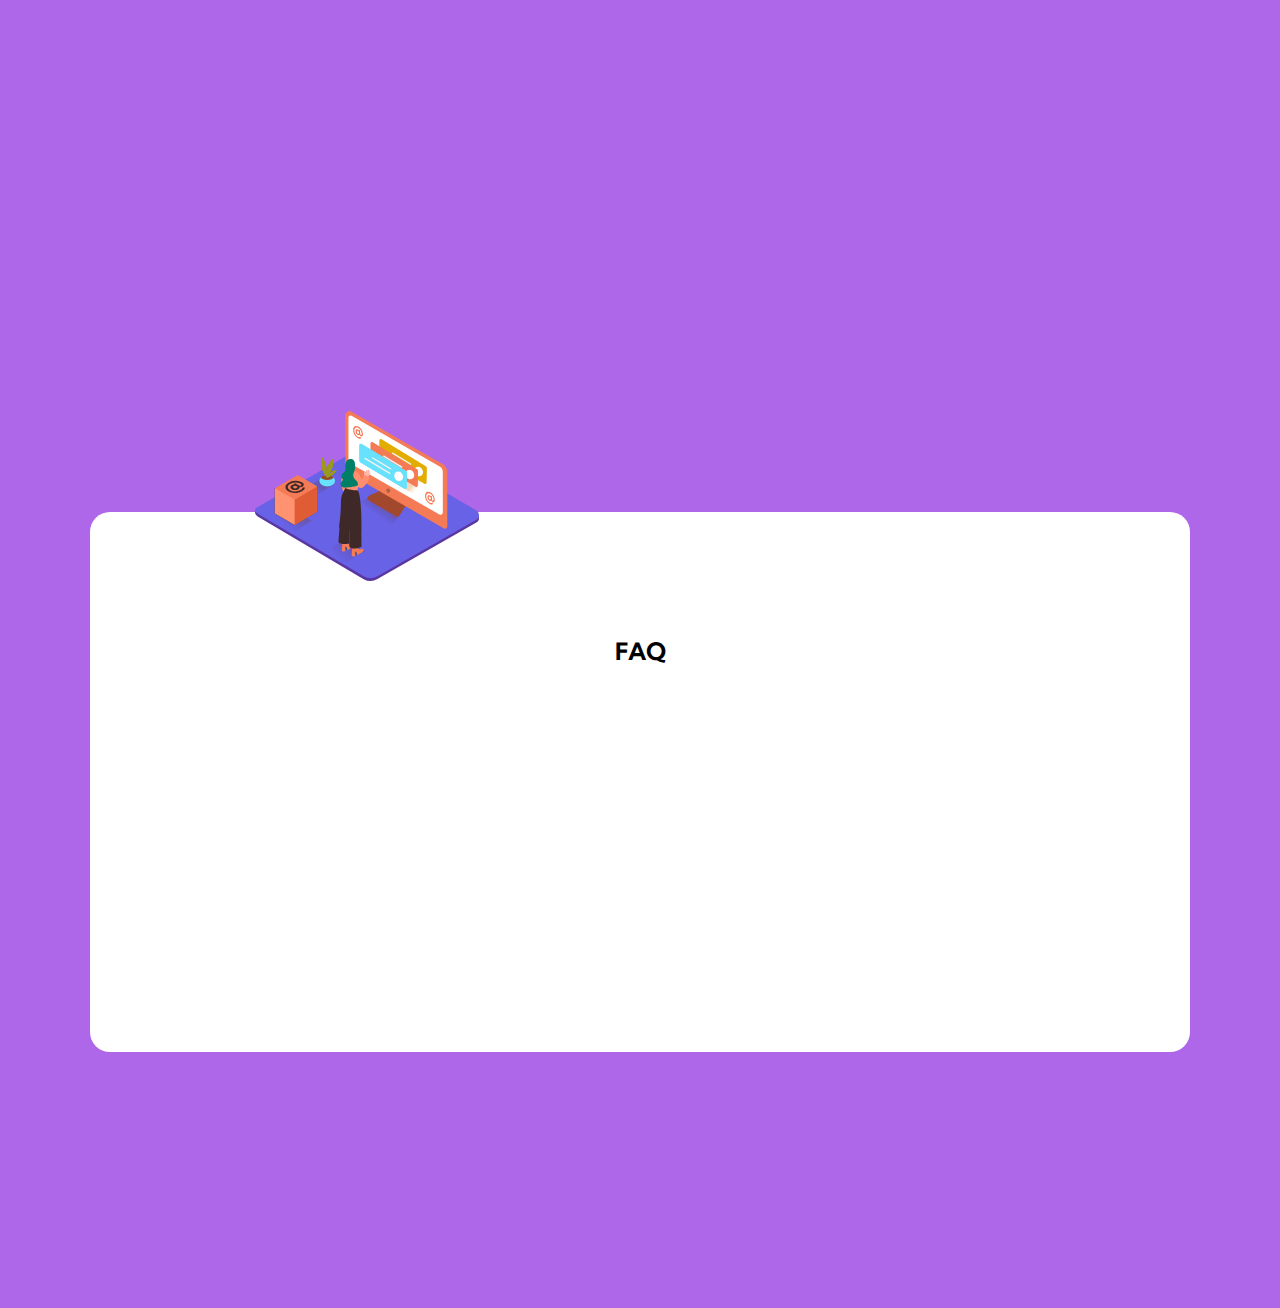
<file: faq-accordion-card-main/index.html>
<!DOCTYPE html>
<html lang="fr">
<head>
  <meta charset="UTF-8">
  <meta name="viewport" content="width=device-width, initial-scale=1.0"> <!-- displays site properly based on user's device -->

  <link rel="icon" type="image/png" sizes="32x32" href="./images/favicon-32x32.png">
  <link rel="preconnect" href="https://fonts.googleapis.com">
<link rel="preconnect" href="https://fonts.gstatic.com" crossorigin>
<link href="https://fonts.googleapis.com/css2?family=Kumbh+Sans:wght@400;700&display=swap" rel="stylesheet">
  <title>Frontend Mentor | FAQ Accordion Card</title>
<link rel="stylesheet" href="./css/style.css">
  <!-- Feel free to remove these styles or customise in your own stylesheet 👍 -->
  <style>
    .attribution { font-size: 11px; text-align: center; }
    .attribution a { color: hsl(228, 45%, 44%); }
  </style>
</head>
<body>
  <section id="svg">
  <svg xmlns="http://www.w3.org/2000/svg" xmlns:xlink="http://www.w3.org/1999/xlink" viewBox="0 0 236.85 179.57"><defs><linearGradient id="linear-gradient" x1="1.78" y1="537.83" x2="1.58" y2="537.64" gradientTransform="matrix(52.93 0 0 -35.76 42.83 19334.13)" gradientUnits="userSpaceOnUse"><stop offset="0" stop-color="#7f3500"/><stop offset="1" stop-color="#231f20" stop-opacity="0"/></linearGradient><linearGradient id="linear-gradient-2" x1="1.82" y1="531.01" x2="1.3" y2="530.67" gradientTransform="matrix(43.55 0 0 -25.69 29.51 13785.7)" gradientUnits="userSpaceOnUse"><stop offset=".03" stop-color="#7f3500"/><stop offset="1" stop-color="#231f20" stop-opacity="0"/></linearGradient><linearGradient id="linear-gradient-3" x1="1.33" y1="520.5" x2=".74" y2="520.06" gradientTransform="matrix(26.11 0 0 -17.98 42.05 9434.58)" gradientUnits="userSpaceOnUse"><stop offset="0" stop-color="#843c09" stop-opacity=".85"/><stop offset="1" stop-color="#231f20" stop-opacity="0"/></linearGradient><linearGradient id="linear-gradient-4" x1="2.04" y1="537.08" x2="1.9" y2="537.14" gradientTransform="matrix(64.69 0 0 -34.67 47.7 18696.01)" gradientUnits="userSpaceOnUse"><stop offset="0" stop-color="#fff" stop-opacity="0"/><stop offset=".99" stop-color="#dc841e"/></linearGradient><linearGradient id="linear-gradient-5" x1="1.83" y1="531.61" x2="1.31" y2="531.26" gradientTransform="matrix(43.54 0 0 -26.33 -26.72 14107.68)" xlink:href="#linear-gradient-2"/><style>.cls-6{fill:#68e1fd}.cls-8{fill:#999a1c}.cls-10{fill:#f47b56}.cls-11{fill:#fff}.cls-15{fill:#f2f2f2}.cls-16{fill:#ff8f6f}.cls-17{fill:#003b94}.cls-18{fill:#3e2928}</style></defs><g id="Layer_2" data-name="Layer 2"><g id="Layer_1-2" data-name="Layer 1"><g id="Page-1"><g id="Group-4"><g id="mention_isometric-2" data-name="mention isometric-2"><g id="mention_isometric" data-name="mention isometric"><path id="Path" d="M114.92 177.69 4.61 112.51c-3.52-2-6.53-5.21-3.11-7.33l110.72-63.79c1.65-1 4.18-1.7 5.87-.72l115.78 67.19c3.52 2 4.15 7.72.65 9.78l-105.06 60a14.67 14.67 0 0 1-14.54.05Z" style="fill:#5b36a0"/><path id="Path-Copy" d="M114.92 174.68 4.61 109.5c-3.52-2-6.53-5.21-3.11-7.33l110.72-63.79c1.65-1 4.18-1.7 5.87-.72l115.78 67.19c3.52 2 4.15 7.72.65 9.78l-105.06 60a14.67 14.67 0 0 1-14.54.05Z" style="fill:#6862e6"/><path id="Path-2" data-name="Path" d="m124 88.69-21.75 12.41s33.53 20.46 40.39 23.34l12.54-18" style="fill:url(#linear-gradient);isolation:isolate;opacity:.25"/><path id="Path-3" data-name="Path" d="m116.5 148.26-21.77-12.39L73 148.29s11.34 6.92 22.18 13.27c6.82-4.87 13.72-9.79 21.32-13.3Z" style="fill:url(#linear-gradient-2);isolation:isolate;opacity:.25"/><path id="Path-4" data-name="Path" d="m69.59 71.73-13.81 7.88s1.17 7.22 8 10.11l18.11-11.58" style="opacity:.46;fill:url(#linear-gradient-3);isolation:isolate"/><ellipse id="Oval" class="cls-6" cx="76.35" cy="73.75" rx="8.33" ry="5.86"/><ellipse id="Oval-2" data-name="Oval" cx="76.34" cy="70.29" rx="6.24" ry="2.55" style="fill:#974c26"/><path id="Shape" class="cls-8" d="M76.12 66c0-1.15 0-2.3-.13-3.45l-.09-.9-.06-.58a3.49 3.49 0 0 0-.09-.6l-.12-.7a27.53 27.53 0 0 0-4.45-10.89 16 16 0 0 0-1.25 6.37c0 .65.06 1.29.11 1.9v.37c0 .31.11.65.17.93a27.17 27.17 0 0 0 1 3.45 20.33 20.33 0 0 0 1.35 3c.57 1.09 1.18 2.15 1.85 3.19.51.81 1 1.53 1.49 2.22a41.69 41.69 0 0 0 .22-4.31Zm-3.28-12.91a1.14 1.14 0 0 0 0-.45c.16.16.32.33.47.5a1.24 1.24 0 0 0-.47 0Z"/><path id="Shape-2" data-name="Shape" class="cls-8" d="M78.26 66.92a31.43 31.43 0 0 0 1.75-3c.15-.27.28-.53.42-.8l.26-.53.25-.55c.09-.22.19-.44.28-.65a27.49 27.49 0 0 0 2.14-11.57 15.85 15.85 0 0 0-4.5 4.69c-.34.54-.65 1.09-.94 1.65l-.13.24v.1l-.36.87a25.67 25.67 0 0 0-1 3.44 21.35 21.35 0 0 0-.5 3.27c-.11 1.22-.17 2.44-.17 3.67 0 1 0 1.83.06 2.67.8-1.12 1.66-2.29 2.44-3.5Zm4.24-12.66a1 1 0 0 0 .22-.4c0 .23.09.44.12.65a1.2 1.2 0 0 0-.34-.25Z"/><path id="Shape-3" data-name="Shape" class="cls-8" d="M78.21 69.79c.65-.33 1.29-.67 1.93-1.05l.49-.29.31-.2.31-.22.36-.26a17.36 17.36 0 0 0 4.89-5.55 10.2 10.2 0 0 0-3.94 1.08c-.35.18-.69.38-1 .59l-.15.09-.48.36a16 16 0 0 0-1.67 1.52 14.38 14.38 0 0 0-1.32 1.6c-.46.65-.88 1.29-1.29 1.93s-.58 1-.83 1.47c.75-.31 1.58-.67 2.39-1.07Zm6.38-5.47a.77.77 0 0 0 .25-.14c0 .14-.1.27-.16.4a.58.58 0 0 0-.09-.25Z"/><path id="Shape-4" data-name="Shape" class="cls-8" d="M76.12 66c0-1.15 0-2.3-.13-3.45l-.09-.9-.06-.58a3.49 3.49 0 0 0-.09-.6l-.12-.7a27.53 27.53 0 0 0-4.45-10.89 16 16 0 0 0-1.25 6.37c0 .65.06 1.29.11 1.9v.37c0 .31.11.65.17.93a27.17 27.17 0 0 0 1 3.45 20.33 20.33 0 0 0 1.35 3c.57 1.09 1.18 2.15 1.85 3.19.51.81 1 1.53 1.49 2.22a41.69 41.69 0 0 0 .22-4.31Zm-3.28-12.91a1.14 1.14 0 0 0 0-.45c.16.16.32.33.47.5a1.24 1.24 0 0 0-.47 0Z"/><path id="Shape-5" data-name="Shape" class="cls-8" d="M78.26 66.92a31.43 31.43 0 0 0 1.75-3c.15-.27.28-.53.42-.8l.26-.53.25-.55c.09-.22.19-.44.28-.65a27.49 27.49 0 0 0 2.14-11.57 15.85 15.85 0 0 0-4.5 4.69c-.34.54-.65 1.09-.94 1.65l-.13.24v.1l-.36.87a25.67 25.67 0 0 0-1 3.44 21.35 21.35 0 0 0-.5 3.27c-.11 1.22-.17 2.44-.17 3.67 0 1 0 1.83.06 2.67.8-1.12 1.66-2.29 2.44-3.5Zm4.24-12.66a1 1 0 0 0 .22-.4c0 .23.09.44.12.65a1.2 1.2 0 0 0-.34-.25Z"/><path id="Shape-6" data-name="Shape" class="cls-8" d="M78.21 69.79c.65-.33 1.29-.67 1.93-1.05l.49-.29.31-.2.31-.22.36-.26a17.36 17.36 0 0 0 4.89-5.55 10.2 10.2 0 0 0-3.94 1.08c-.35.18-.69.38-1 .59l-.15.09-.48.36a16 16 0 0 0-1.67 1.52 14.38 14.38 0 0 0-1.32 1.6c-.46.65-.88 1.29-1.29 1.93s-.58 1-.83 1.47c.75-.31 1.58-.67 2.39-1.07Zm6.38-5.47a.77.77 0 0 0 .25-.14c0 .14-.1.27-.16.4a.58.58 0 0 0-.09-.25Z"/><path id="Path-5" data-name="Path" d="m132.66 83.84-12 5.79a2.75 2.75 0 0 0-1.61 2.37 2.79 2.79 0 0 0 1.37 2.51L149 111.18a2.77 2.77 0 0 0 3.73-.9l6.94-10.79" style="fill:#a1482d"/><path id="Path-6" data-name="Path" class="cls-10" d="M198.19 55.92 102.12.58a4.33 4.33 0 0 0-6.49 3.75v57.58a3.59 3.59 0 0 0 1.8 3.09l102.42 59.1a2.31 2.31 0 0 0 3.48-2V64.78a10.21 10.21 0 0 0-5.14-8.86Z"/><path id="Path-7" data-name="Path" class="cls-11" d="m102.13 4.93 93.17 53.59a6.54 6.54 0 0 1 3.27 5.66v43.16a2.36 2.36 0 0 1-3.53 2L100 54.9a2.34 2.34 0 0 1-1.18-2V6.83a2.2 2.2 0 0 1 3.28-1.9Z"/><ellipse id="Oval-3" data-name="Oval" cx="140.89" cy="84.06" rx="2.03" ry="2.32" transform="rotate(-10.9 140.901 84.042)" style="fill:#ab643c"/><path id="Path-8" data-name="Path" style="opacity:.32;fill:url(#linear-gradient-4);isolation:isolate" d="m127.17 63.48 43.3 26.01 21.39-12.43-38.22-22.24"/><path id="Path-9" data-name="Path" d="m180.68 58.31-46.81-28.54a1.62 1.62 0 0 0-2.43 1.46v16.26a1.69 1.69 0 0 0 .81 1.47l46.81 27.93a1.62 1.62 0 0 0 1.61 0 1.64 1.64 0 0 0 .8-1.4l.24-15.16a2.27 2.27 0 0 0-1.03-2.02Z" style="fill:#e2ac00"/><path id="Path-10" data-name="Path" class="cls-11" d="M169.48 66.67c1.68 2.35 4.63 3 6.58 1.48s2.19-4.68.51-7-4.63-3-6.59-1.47-2.18 4.65-.5 6.99Z"/><path id="Path-11" data-name="Path" class="cls-15" d="m164.89 55.41-19.1-11.5a.73.73 0 0 0-.73 1.25l19.09 11.49a.73.73 0 0 0 .74-1.24Z"/><path id="Path-12" data-name="Path" class="cls-15" d="m164.1 60.08-26.32-15.84a.72.72 0 0 0-.87.33.72.72 0 0 0 .17.91l26.29 15.85a.72.72 0 0 0 .93-.29.73.73 0 0 0-.2-1Z"/><path id="Path-13" data-name="Path" class="cls-10" d="m171.34 61.46-46.79-28.53a1.62 1.62 0 0 0-2.43 1.46v16.25a1.69 1.69 0 0 0 .81 1.47L169.74 80a1.6 1.6 0 0 0 2.41-1.44l.25-15.15a2.28 2.28 0 0 0-1.06-2Z"/><path id="Path-14" data-name="Path" class="cls-11" d="M160.14 69.83c1.68 2.34 4.63 3 6.58 1.47s2.19-4.68.51-7-4.63-3-6.59-1.47-2.18 4.65-.5 7Z"/><path id="Path-15" data-name="Path" class="cls-15" d="m155.54 58.56-19.1-11.49a.72.72 0 0 0-.73 1.24l19.09 11.5a.73.73 0 0 0 .93-.29.72.72 0 0 0-.2-1Z"/><path id="Path-16" data-name="Path" class="cls-15" d="m154.75 63.26-26.31-15.87a.72.72 0 0 0-.93.29.73.73 0 0 0 .2 1L154 64.48a.72.72 0 0 0 .93-.29.73.73 0 0 0-.2-1Z"/><path id="Path-17" data-name="Path" class="cls-6" d="m159.6 63.37-46.8-28.52a1.61 1.61 0 0 0-2.43 1.46v16.25a1.7 1.7 0 0 0 .82 1.46L158 82a1.61 1.61 0 0 0 2.42-1.44l.24-15.15a2.3 2.3 0 0 0-1.05-2Z"/><path id="Path-18" data-name="Path" class="cls-6" d="m159.6 63.37-46.8-28.52a1.61 1.61 0 0 0-2.43 1.46v16.25a1.7 1.7 0 0 0 .82 1.46L158 82a1.61 1.61 0 0 0 2.42-1.44l.24-15.15a2.3 2.3 0 0 0-1.05-2Z"/><path id="Path-19" data-name="Path" class="cls-11" d="M148.39 71.74c1.68 2.35 4.63 3 6.59 1.47s2.18-4.67.5-7-4.63-3-6.59-1.47-2.16 4.65-.5 7Z"/><path id="Path-20" data-name="Path" class="cls-15" d="M143.8 60.47 124.7 49a.73.73 0 0 0-.73 1.25l19.09 11.49a.71.71 0 0 0 .93-.29.72.72 0 0 0-.2-1Z"/><path id="Path-21" data-name="Path" class="cls-15" d="m143 65.15-26.31-15.84a.73.73 0 0 0-.73 1.25l26.31 15.84a.73.73 0 0 0 .74-1.25Z"/><path id="Path-22" data-name="Path" class="cls-16" d="M98.18 61.78a22.75 22.75 0 0 0-6.63 9.72C89.22 77.93 95 88.44 95 88.44l9.06-7.17"/><path id="Path-23" data-name="Path" class="cls-17" d="m97.2 146.8-2.46-1.35.65-3.52s3.66.35 4 1.65"/><path id="Path-24" data-name="Path" class="cls-10" d="M98.1 146.75c.56-.34 1.13-.64 1.71-.94 1.42-.78 3.47-1.59 4.35-3.05a1.69 1.69 0 0 0-.12-1.92c-1.29-1.56-4.1 1-5.55-.73-.28-.34-.41-5.74-.41-5.74l-5.48 1.47s-.93 10.87-.83 11.54 2 1.29 2 1.29a4.76 4.76 0 0 0 1.58-.65c.58-.41 0-5.51.79-4.8s1.05 3.51 1.05 3.51a4.06 4.06 0 0 0 .91.02Z"/><path id="Path-25" data-name="Path" class="cls-17" d="m107.67 152.06-2.46-1.34.64-3.51s3.66.35 4 1.64"/><path id="Path-26" data-name="Path" class="cls-10" d="M108.59 152c.56-.35 1.14-.65 1.71-.95 1.42-.78 3.47-1.58 4.35-3a1.71 1.71 0 0 0-.12-1.93c-1.29-1.56-4.1 1-5.54-.72-.29-.34-.42-5.75-.42-5.75l-5.48 1.48s-.94 10.91-.83 11.55 2 1.28 2 1.28a4.62 4.62 0 0 0 1.58-.64c.57-.42 0-5.52.78-4.8s1.06 3.5 1.06 3.5a3.54 3.54 0 0 0 .91-.02Z"/><path id="Path-27" data-name="Path" class="cls-18" d="m89.81 116.73-1.61 21.58s2.57 3.55 11.2 1.58l.08-14.55"/><path id="Path-28" data-name="Path" class="cls-18" d="M99.77 121c-.18 1.86 0 22.36 0 22.36s2.39 4.47 12.78 0l-.15-17.42"/><path id="Path-29" data-name="Path" class="cls-18" d="M89 123.86c.7.49.95-2 1.69-1.6a41.51 41.51 0 0 0 8.53 3.74h.06a.61.61 0 0 1 .46 0 .58.58 0 0 1 .33.32 46.18 46.18 0 0 0 5.59 1.28c2.43.39 4.43-1.4 6.92-1.53 0-9.53 0-36.65-4-42.44l-12-4c-.06 1-5.83 7.68-5.69 15.83a183.16 183.16 0 0 1-1.24 20.74c-.05.44-.65 7.14-.65 7.66Z"/><path id="Path-30" data-name="Path" class="cls-16" d="m109.67 72.66-1.1 10.93s-9 .36-12.82-2.3V72"/><path id="Path-31" data-name="Path" d="m121.07 65.46-.92 1.25a28.42 28.42 0 0 0 1.29-3.12c.26-.72-.91-1-1.16-.29l-.14.38c.11-.39.22-.78.32-1.17a.6.6 0 0 0-1.17-.29 28.59 28.59 0 0 1-.91 3 21.36 21.36 0 0 0 .43-2.64c.08-.76-1.13-.73-1.2 0a18.93 18.93 0 0 1-.54 3 6.06 6.06 0 0 0-.09-1 .6.6 0 0 0-.26-.43c0-.13-.07-.26-.11-.4a.62.62 0 0 0-.67-.4.6.6 0 0 0-.51.58l-.08 4.5a5.21 5.21 0 0 1-.84 1.29 19 19 0 0 1 1.67 1.28 16.59 16.59 0 0 1 1.37 1.28c.38-.48.75-1 1.11-1.46l.12-.13q1.6-2.39 3.32-4.68c.47-.57-.58-1.16-1.03-.55Z" style="fill:#ffb5a9"/><path id="Path-32" data-name="Path" class="cls-16" d="M104 62.69s4.23 1.14 6 3.86a48.49 48.49 0 0 1 2.83 5.85l3.13-4.86s3.8 1.17 5.3 3c0 0-4.5 9.84-8.43 10.68s-8.09-5.77-8.09-5.77-.86 2.76-.69-.19"/><path id="Path-33" data-name="Path" d="M106.68 73.21a8.68 8.68 0 0 1-2.68-3.82c-.5-1.73.13-3.25.72-4.86a15.32 15.32 0 0 0 1.11-5 50.08 50.08 0 0 0-.26-5 .81.81 0 0 1 0-.22c-.56-1.9-1.72-3.51-4-3.7-5.91-.5-6.25 6-6.2 8.71s.32 4.46-1.64 5.57-3.38 4-1.5 6.4.19 1.49-1.06 3.59-.92 4.71 1.64 5.66 14.46-.83 15.55-1.93a2.26 2.26 0 0 0 .56-1.61 6.24 6.24 0 0 0-2.23-3.75Z" style="fill:#007f68"/><path id="Shape-7" data-name="Shape" class="cls-10" d="M112.49 19.21a9.47 9.47 0 0 1 1.67 4.89 3.18 3.18 0 0 1-.54 2.28 1.33 1.33 0 0 1-1.6.28 2.51 2.51 0 0 1-.86-.58 2.89 2.89 0 0 1-.55-.7l-.16-.3a1.07 1.07 0 0 1-.15.22 1.18 1.18 0 0 1-.53.22 1.63 1.63 0 0 1-1-.11 3.64 3.64 0 0 1-1.69-1.51 4.84 4.84 0 0 1-.74-2.44 2.36 2.36 0 0 1 .6-1.93 1.39 1.39 0 0 1 1.56-.25 2.67 2.67 0 0 1 .7.44 2.47 2.47 0 0 1 .46.51l.12.21v-.58l1.29.5.12 3.62a1.38 1.38 0 0 0 .24.73 1.19 1.19 0 0 0 .52.47c.62.24.91-.3.87-1.61a7 7 0 0 0-1.25-3.64 6 6 0 0 0-2.85-2.43 2.41 2.41 0 0 0-2.67.34 3.67 3.67 0 0 0-1 3 7.69 7.69 0 0 0 1.29 3.85 5.88 5.88 0 0 0 2.75 2.58 3.28 3.28 0 0 0 1.28.25 1.73 1.73 0 0 0 .84-.16l.26-.14.77 1.45-.12.09a3.26 3.26 0 0 1-.38.18 2.52 2.52 0 0 1-.65.18 3 3 0 0 1-.85 0 4.48 4.48 0 0 1-1.09-.28 7 7 0 0 1-2.57-1.89 11.1 11.1 0 0 1-2-3.11 9.58 9.58 0 0 1-.82-3.46 5.51 5.51 0 0 1 .59-2.9 3.24 3.24 0 0 1 1.83-1.6 3.46 3.46 0 0 1 2.53.13 8.16 8.16 0 0 1 3.77 3.22Zm-2.83 4.58a1.32 1.32 0 0 0 .26-1 2.55 2.55 0 0 0-.34-1.19 1.66 1.66 0 0 0-.78-.7.68.68 0 0 0-.79.1 1.14 1.14 0 0 0-.28.93 2.41 2.41 0 0 0 .36 1.2 1.71 1.71 0 0 0 .82.73.65.65 0 0 0 .75-.11"/><path id="Shape-8" data-name="Shape" class="cls-10" d="M188.44 88.85a9.41 9.41 0 0 1 1.67 4.89 3.19 3.19 0 0 1-.54 2.28 1.33 1.33 0 0 1-1.6.27 2.49 2.49 0 0 1-.86-.57 3.14 3.14 0 0 1-.55-.71l-.16-.3a1.07 1.07 0 0 1-.15.22 1.19 1.19 0 0 1-.53.23 1.63 1.63 0 0 1-.95-.11 3.6 3.6 0 0 1-1.68-1.52 4.73 4.73 0 0 1-.75-2.44 2.38 2.38 0 0 1 .59-1.93 1.37 1.37 0 0 1 1.56-.25 2.13 2.13 0 0 1 .7.44 2.85 2.85 0 0 1 .47.51l.12.21v-.57l1.28.49.13 3.62a1.43 1.43 0 0 0 .23.72 1.15 1.15 0 0 0 .53.47c.65.25.91-.29.87-1.61a6.88 6.88 0 0 0-1.24-3.63 6.11 6.11 0 0 0-2.84-2.43 2.42 2.42 0 0 0-2.68.33 3.67 3.67 0 0 0-1 3 7.6 7.6 0 0 0 1.29 3.85 5.9 5.9 0 0 0 2.78 2.49 3.29 3.29 0 0 0 1.28.26 1.85 1.85 0 0 0 .84-.15l.26-.15.77 1.45-.12.09a3.26 3.26 0 0 1-.38.18 2.52 2.52 0 0 1-.65.18 3.1 3.1 0 0 1-.86 0 4.52 4.52 0 0 1-1.08-.28 7.07 7.07 0 0 1-2.57-1.89 11 11 0 0 1-2-3.12 9.33 9.33 0 0 1-.82-3.45 5.46 5.46 0 0 1 .59-2.89 3.31 3.31 0 0 1 1.83-1.62 3.59 3.59 0 0 1 2.54.13 8.22 8.22 0 0 1 3.68 3.31Zm-2.84 4.57a1.26 1.26 0 0 0 .27-1 2.48 2.48 0 0 0-.34-1.19 1.61 1.61 0 0 0-.77-.71.71.71 0 0 0-.8.1 1.2 1.2 0 0 0-.29.93 2.52 2.52 0 0 0 .37 1.19 1.73 1.73 0 0 0 .82.74.64.64 0 0 0 .74-.11"/><path id="Path-34" data-name="Path" d="m60.25 116.27-21.77-12.39-21.77 12.41s12.11 7.57 22.95 13.92c6.89-4.86 13-10.42 20.59-13.94Z" style="fill:url(#linear-gradient-5);isolation:isolate;opacity:.25"/></g></g><path id="path-6-2" data-name="path-6" style="fill-rule:evenodd" d="M20.93 81.47v26.94l20.98 12.01 23.7-14.01V79.48"/><path id="path-6-3" data-name="path-6" style="fill:#ff9271;fill-rule:evenodd" d="M20.93 81.47v26.94l20.98 12.01 23.7-14.01V79.48"/><path id="Path-35" data-name="Path" style="fill:#df5c34" d="M41.91 93.49v26.93l23.7-14.01V79.48l-23.7 14.01z"/><path id="Path-36" data-name="Path" class="cls-10" d="m20.93 81.47 24.35-13.88 20.33 11.89-23.7 14.01-20.98-12.02z"/><path id="Shape-9" data-name="Shape" class="cls-18" d="M42.47 73.78a12.91 12.91 0 0 1 7.1 1.56c1.25.73 1.93 1.49 2 2.29a2.1 2.1 0 0 1-1.28 2.07 4.69 4.69 0 0 1-1.49.59 5.42 5.42 0 0 1-1.33.14h-.48a1.89 1.89 0 0 1 .09.34 1.64 1.64 0 0 1-.26.77 2.91 2.91 0 0 1-1.05 1 6.34 6.34 0 0 1-3.35.88 6.63 6.63 0 0 1-3.42-.88 2.64 2.64 0 0 1-1.55-2.08 2.25 2.25 0 0 1 1.28-2 4.26 4.26 0 0 1 1.14-.46 4.35 4.35 0 0 1 1-.17h.35l-.64-.39 1.8-1.12 4.17 2.46a2.19 2.19 0 0 0 2.08 0c.88-.56.56-1.28-.95-2.18a9.63 9.63 0 0 0-5.28-1.17A10.81 10.81 0 0 0 36.91 77c-1.51 1-2.26 2.07-2.25 3.38s.8 2.43 2.36 3.34A10.53 10.53 0 0 0 42.59 85a10.46 10.46 0 0 0 5.51-1.46 6.28 6.28 0 0 0 1.53-1.28 2.94 2.94 0 0 0 .64-1.09l.09-.41 2.38.14v.21a5.54 5.54 0 0 1-.17.58 5.22 5.22 0 0 1-.41.86 6.25 6.25 0 0 1-.85 1 8 8 0 0 1-1.38 1.07 12.92 12.92 0 0 1-4.66 1.68 17.72 17.72 0 0 1-5.44.09 12.46 12.46 0 0 1-4.67-1.52 6.12 6.12 0 0 1-2.65-2.79 4.09 4.09 0 0 1 0-3.29 6.28 6.28 0 0 1 2.63-2.88 14.41 14.41 0 0 1 7.33-2.14Zm2.33 6.63a1.34 1.34 0 0 0-.8-1 3.24 3.24 0 0 0-1.66-.41 2.79 2.79 0 0 0-1.55.4 1.13 1.13 0 0 0-.64 1 1.27 1.27 0 0 0 .75 1 3.36 3.36 0 0 0 1.7.43 3.13 3.13 0 0 0 1.63-.43 1 1 0 0 0 .6-1"/></g></g></g></g></svg>
  </section>
  <section id="txt">
<h1 class="gras">FAQ</h1>
    <!-- How many team members can I invite?
    You can invite up to 2 additional users on the Free plan. There is no limit on 
    team members for the Premium plan.
  
    What is the maximum file upload size?
    No more than 2GB. All files in your account must fit your allotted storage space.
  
    How do I reset my password?
    Click “Forgot password” from the login page or “Change password” from your profile page.
    A reset link will be emailed to you.
  
    Can I cancel my subscription?
    Yes! Send us a message and we’ll process your request no questions asked.
  
    Do you provide additional support?
    Chat and email support is available 24/7. Phone lines are open during normal business hours. -->
  </section>

  <!-- <div class="attribution">
    Challenge by <a href="https://www.frontendmentor.io?ref=challenge" target="_blank">Frontend Mentor</a>. 
    Coded by <a href="#">Your Name Here</a>.
  </div> -->
</body>
</html>
</file>
<file: challenge/css/style.css>
* {
    padding: 0;
    margin: 0;
    font-family: 'Kumbh Sans', sans-serif;
    /* text-align: center; */
    box-sizing: border-box;
    text-decoration: none;
    list-style: none;


}

main {
    display: flex;
    align-items: center;
    justify-content: center;
    height: 100vh;
    background: rgb(101, 101, 231);
    background: linear-gradient(0deg, rgba(101, 101, 231, 1) 0%, rgba(175, 103, 233, 1) 100%);
}

.light {
    font-weight: 400;
}

.gras {
    font-weight: 700;
}

.txtGrey {
    color: rgb(137, 137, 137);
}


/* carte  */
main .card {
    display: flex;
    flex-direction: column;
    height: max-content;
    width: 100%;
    margin-left: 7%;
    margin-right: 7%;
    border-radius: 20px;
    background-color: #fff;
}

#svg {
    position: relative;
    height: 8em;
    /* width: 100%; */
}

#svg #logo1 {
    position: absolute;
    transform: translatex(-50%);
    top: -8em;
    left: 50%;
    width: 14em;
    aspect-ratio: 1;
}
#svg #logo2{
    display: none;
}

#svg #mobile {
    /* display: block; */
    position: absolute;
    transform: translatex(-50%);
    top: -0.3em;
    left: 50%;
}

#svg #pc{
    display: none;
    position: absolute;
    transform: translatex(-50%);
}

#txt {
    height: 80%;
    padding-left: 10%;
    padding-right: 10%;
    display: flex;
    justify-content: space-between;
    flex-direction: column;
    align-items: center;
}

#txt h1 {
    font-size: 2em;
    text-align: center;
}

#txt hr {
    background-color: rgb(247, 247, 247);
}

#txt ul {
    height: 70%;
    margin: 1em 0 2em 0;
    width: 100%;
}

#txt li {
    padding-top: 1.5em;
    padding-bottom: 1.5em;
    /* width: 100%; */
    display: flex;
    justify-content: space-between;
    font-size: 0.8em;
}


#txt p {

    font-size: 0.7em;
    padding-bottom: 1em;
    display: none;
}

/* toggle */
#txt p.active {
    display: block;
}

#txt li.active {
    font-weight: 700;
    color: #000;
}

#txt #arrow.active {
    transform: rotate(180deg);
}

@media screen and (min-width:768px) {
    main .card {
        margin: 8em;
        flex-direction: row;
        justify-content: space-between;
    }

    #svg {
        height: 100%;
        width: 50%;
    }
    #svg #logo1{
        top: 1em;
        left: 7em;
        width: 25em;
        aspect-ratio: 1;
    }
    #svg #logo2{
        display: none;
    }
    #svg #mobile{
        display: none;

    }
    #svg #pc{
         display: block;
       top: -21.5em;
      left: -10em;
    }

    #txt {
        width: 50%;
        padding-left: 0;
        padding-right: 1em;
        margin: 2em;
    }

    #txt li:hover {
        color: #f47c57;
    }
}
</file>
<file: faq-accordion-card-main/css/style.css>
* {
    font-family: 'Kumbh Sans', sans-serif;
    text-align: center;
}

html {
    background-color: hsl(273, 75%, 66%);
}

.light{
    font-weight: 400;
}
.gras{
    font-weight: 700;
}

body {
    height: 60vh;
    margin-top: 40%;
    margin-bottom: 20%;
    margin-left: 7%;
    margin-right: 7%;
    border-radius: 20px;
    background-color: #fff;
}

#svg {
    position: relative;
    height: 20%;
}

#svg svg {
    position: absolute;
    top: -8em;
    left: 15%;
    width: 14em;
    aspect-ratio: 1;
}
#txt{
    height: 80%;
}
#txt h1{
    font-size: 1.5em;
}
</file>
